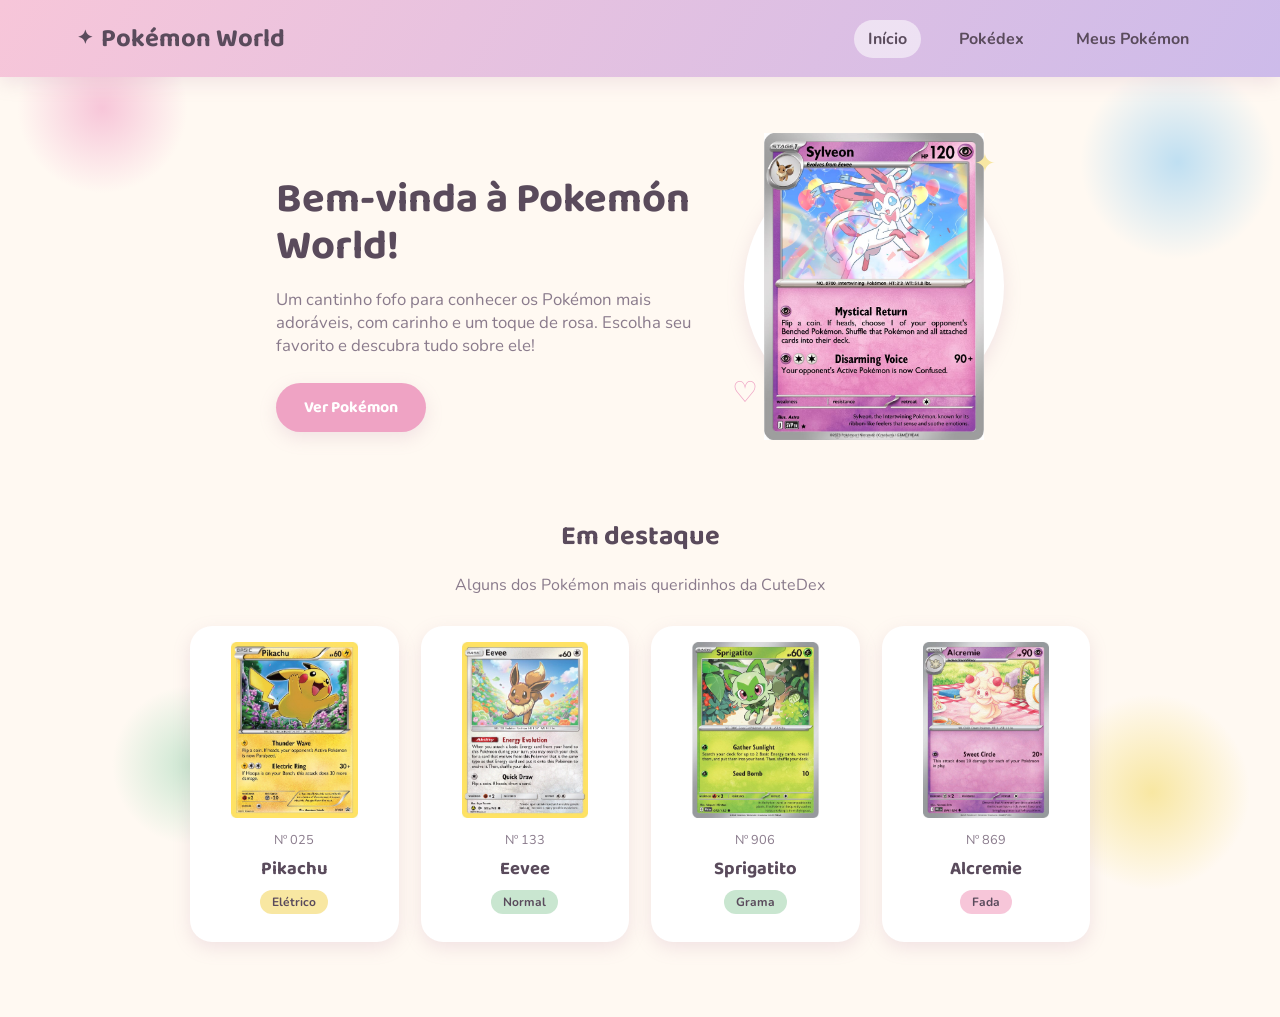
<file: index.html>
<!DOCTYPE html>
<html lang="pt-BR">
<head>
    <meta charset="UTF-8">
    <meta http-equiv="refresh" content="0; url=./pokemon-world/pokemon-world/index.html">
    <title>Pokémon World</title>
</head>
<body>
    <p>Abrindo o Pokémon World...</p>
    <a href="./pokemon-world/pokemon-world/index.html">Clique aqui se o site não abrir automaticamente.</a>
</body>
</html>
</file>
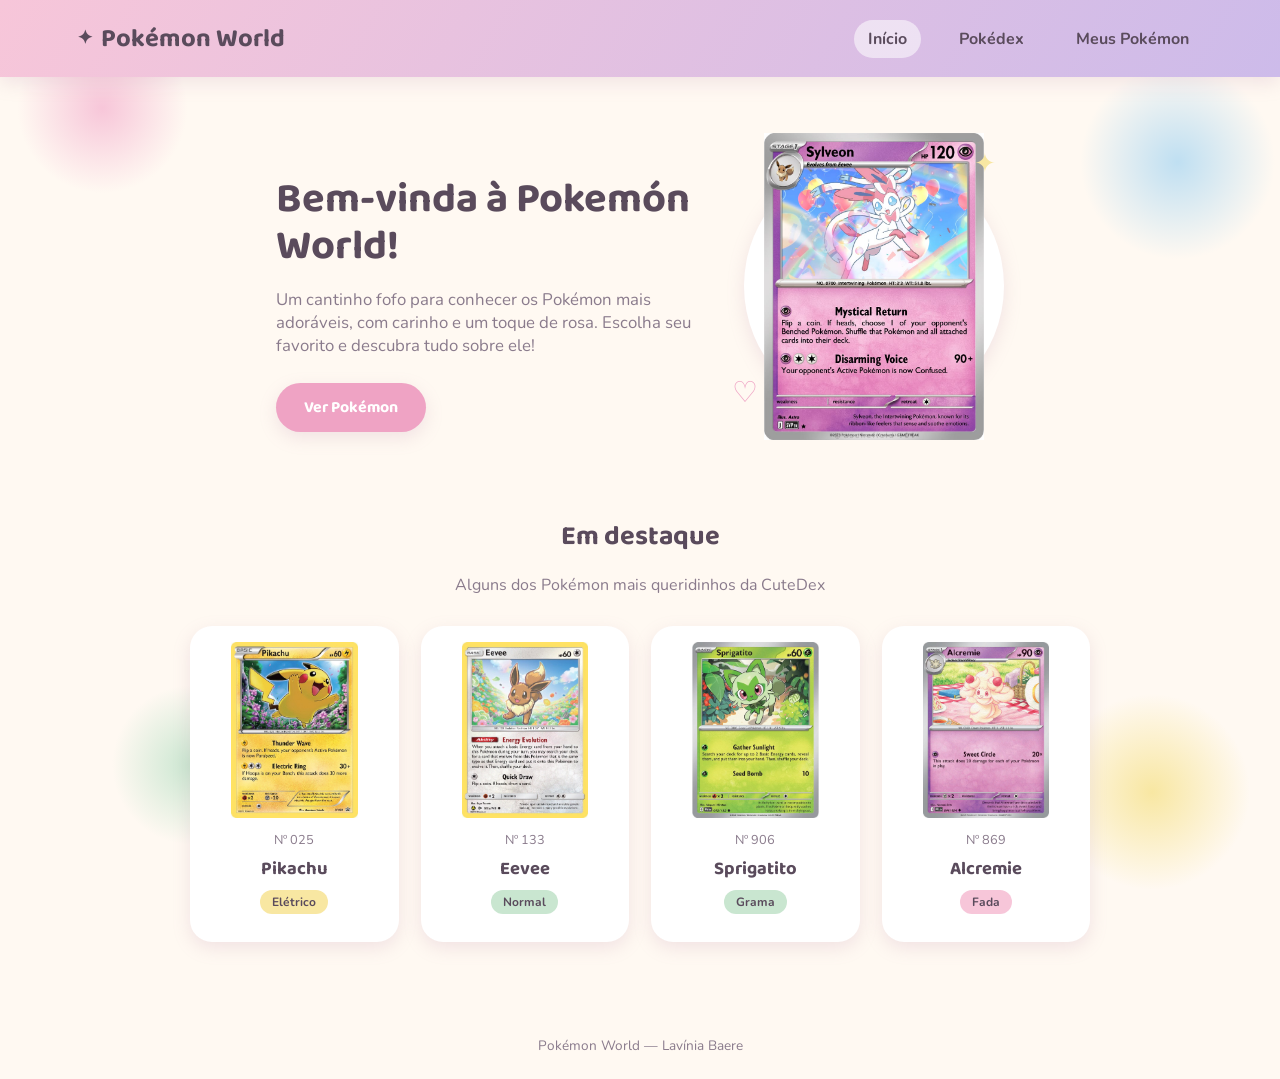
<file: pokemon-world/pokemon-world/index.html>
<!DOCTYPE html>
<html lang="pt-br">
<head>
  <meta charset="UTF-8">
  <meta name="viewport" content="width=device-width, initial-scale=1.0">
  <title>Pokémon World</title>
  <link rel="preconnect" href="https://fonts.googleapis.com">
  <link href="https://fonts.googleapis.com/css2?family=Baloo+2:wght@600;700&family=Nunito:wght@400;700&display=swap" rel="stylesheet">
  <link rel="stylesheet" href="css/style.css">
</head>
<body>

  <header class="topo">
    <div class="logo"><span class="estrela">✦</span> Pokémon World</div>
    <nav>
      <ul class="menu">
        <li><a href="index.html" aria-current="page">Início</a></li>
        <li><a href="pokedex.html">Pokédex</a></li>
        <li><a href="mypokemon.php">Meus Pokémon</a></li>
      </ul>
    </nav>
  </header>

  <section class="hero">
    <div class="hero-texto">
      <h1>Bem-vinda à Pokemón World! </h1>
      <p>Um cantinho fofo para conhecer os Pokémon mais adoráveis, com carinho e um toque de rosa. Escolha seu favorito e descubra tudo sobre ele!</p>
      <a href="pokedex.html" class="botao">Ver Pokémon</a>
    </div>
    <div class="hero-imagem">
      <img src="img/sylveon.jpg" alt="Sylveon, Pokémon do tipo Fada">
    </div>
  </section>

  <section class="destaques">
    <h2>Em destaque</h2>
    <p class="subtitulo">Alguns dos Pokémon mais queridinhos da CuteDex</p>

    <div class="grade-destaques">

      <div class="card-pokemon">
        <img src="img/pikachu.jpg" alt="Pikachu">
        <span class="numero">Nº 025</span>
        <h3>Pikachu</h3>
        <span class="selo-tipo eletrico">Elétrico</span>
      </div>

      <div class="card-pokemon">
        <img src="img/eevee.jpg" alt="Eevee">
        <span class="numero">Nº 133</span>
        <h3>Eevee</h3>
        <span class="selo-tipo normal">Normal</span>
      </div>

      <div class="card-pokemon">
        <img src="img/sprigatito.jpg" alt="Sprigatito">
        <span class="numero">Nº 906</span>
        <h3>Sprigatito</h3>
        <span class="selo-tipo grama">Grama</span>
      </div>

      <div class="card-pokemon">
        <img src="img/alcremie.jpg" alt="Alcremie">
        <span class="numero">Nº 869</span>
        <h3>Alcremie</h3>
        <span class="selo-tipo fada">Fada</span>
      </div>

    </div>
  </section>

  <footer>
    Pokémon World — Lavínia Baere
  </footer>

</body>
</html>
</file>
<file: pokemon-world/pokemon-world/css/style.css>
:root {
  --rosa: #F7C6D9;
  --rosa-escuro: #EFA3C4;
  --lavanda: #CDBBEA;
  --amarelo: #F8E7A2;
  --azul-bebe: #BFDFF2;
  --verde-menta: #C9E6D0;
  --creme: #FFF9F2;
  --texto: #5A4B5C;
  --texto-claro: #8A7B8C;
  --branco: #FFFFFF;

  --sombra: 0 6px 18px rgba(180, 130, 160, 0.18);
  --raio: 22px;
}

* {
  box-sizing: border-box;
}

body {
  margin: 0;
  font-family: 'Nunito', sans-serif;
  background-color: var(--creme);
  color: var(--texto);
  background-image:
    radial-gradient(circle at 8% 12%, var(--rosa) 0, transparent 6%),
    radial-gradient(circle at 92% 18%, var(--azul-bebe) 0, transparent 7%),
    radial-gradient(circle at 15% 85%, var(--verde-menta) 0, transparent 6%),
    radial-gradient(circle at 90% 88%, var(--amarelo) 0, transparent 7%);
  background-attachment: fixed;
}

h1, h2, h3, .logo {
  font-family: 'Baloo 2', cursive;
  color: var(--texto);
}

a {
  text-decoration: none;
  color: inherit;
}

img {
  max-width: 100%;
  display: block;
}

/* ---------- Cabeçalho / navegação ---------- */

.topo {
  display: flex;
  align-items: center;
  justify-content: space-between;
  padding: 18px 6vw;
  background: linear-gradient(120deg, var(--rosa) 0%, var(--lavanda) 100%);
  box-shadow: var(--sombra);
}

.logo {
  font-size: 1.6rem;
  font-weight: 700;
  display: flex;
  align-items: center;
  gap: 8px;
}

.logo .estrela {
  font-size: 1.2rem;
}

.menu {
  display: flex;
  gap: 24px;
  list-style: none;
  margin: 0;
  padding: 0;
  font-weight: 700;
}

.menu li a {
  padding: 8px 14px;
  border-radius: 999px;
  transition: background 0.2s ease;
}

.menu li a:hover,
.menu li a[aria-current="page"] {
  background: rgba(255, 255, 255, 0.55);
}

/* ---------- Botões ---------- */

.botao {
  display: inline-block;
  background: var(--rosa-escuro);
  color: var(--branco);
  font-family: 'Baloo 2', cursive;
  font-weight: 700;
  padding: 12px 28px;
  border: none;
  border-radius: 999px;
  cursor: pointer;
  box-shadow: var(--sombra);
  transition: transform 0.15s ease;
}

.botao:hover {
  transform: translateY(-2px) scale(1.03);
}

.botao.secundario {
  background: var(--lavanda);
  color: var(--texto);
}

/* ---------- Home ---------- */

.hero {
  display: flex;
  align-items: center;
  justify-content: center;
  gap: 48px;
  padding: 64px 8vw 40px;
  flex-wrap: wrap;
}

.hero-texto {
  max-width: 420px;
  text-align: left;
}

.hero-texto h1 {
  font-size: 2.6rem;
  line-height: 1.15;
  margin-bottom: 12px;
}

.hero-texto p {
  font-size: 1.05rem;
  color: var(--texto-claro);
  margin-bottom: 26px;
}

.hero-imagem {
  width: 260px;
  height: 260px;
  border-radius: 50%;
  background: var(--branco);
  box-shadow: var(--sombra);
  display: flex;
  align-items: center;
  justify-content: center;
  padding: 20px;
  position: relative;
}

.hero-imagem::before {
  content: "✦";
  position: absolute;
  top: -10px;
  right: 8px;
  font-size: 1.6rem;
  color: var(--amarelo);
}

.hero-imagem::after {
  content: "♡";
  position: absolute;
  bottom: 4px;
  left: -12px;
  font-size: 1.8rem;
  color: var(--rosa-escuro);
}

.destaques {
  padding: 20px 8vw 70px;
  text-align: center;
}

.destaques h2 {
  font-size: 1.7rem;
  margin-bottom: 6px;
}

.destaques .subtitulo {
  color: var(--texto-claro);
  margin-bottom: 30px;
}

.grade-destaques {
  display: grid;
  grid-template-columns: repeat(auto-fit, minmax(150px, 1fr));
  gap: 22px;
  max-width: 900px;
  margin: 0 auto;
}

/* ---------- Cards de Pokémon (Pokédex e destaques) ---------- */

.card-pokemon {
  background: var(--branco);
  border-radius: var(--raio);
  box-shadow: var(--sombra);
  padding: 16px;
  text-align: center;
  transition: transform 0.15s ease;
}

.card-pokemon:hover {
  transform: translateY(-4px);
}

.card-pokemon img {
  width: 100%;
  aspect-ratio: 1 / 1;
  object-fit: contain;
  margin-bottom: 10px;
}

.card-pokemon .numero {
  font-size: 0.8rem;
  color: var(--texto-claro);
}

.card-pokemon h3 {
  margin: 4px 0 6px;
  font-size: 1.15rem;
}

.selo-tipo {
  display: inline-block;
  font-size: 0.75rem;
  font-weight: 700;
  padding: 4px 12px;
  border-radius: 999px;
  background: var(--azul-bebe);
  color: var(--texto);
  margin-bottom: 12px;
}

/* cores diferentes por tipo, pra ficar mais divertido */
.selo-tipo.eletrico   { background: var(--amarelo); }
.selo-tipo.fada        { background: var(--rosa); }
.selo-tipo.normal      { background: var(--verde-menta); }
.selo-tipo.inseto      { background: var(--lavanda); }
.selo-tipo.grama       { background: var(--verde-menta); }

.card-pokemon .botao {
  padding: 8px 20px;
  font-size: 0.9rem;
}

/* ---------- Página Pokédex ---------- */

.cabecalho-pagina {
  text-align: center;
  padding: 46px 8vw 10px;
}

.cabecalho-pagina h1 {
  font-size: 2.1rem;
  margin-bottom: 6px;
}

.cabecalho-pagina p {
  color: var(--texto-claro);
}

.filtros {
  display: flex;
  justify-content: center;
  gap: 14px;
  flex-wrap: wrap;
  padding: 24px 8vw;
}

.filtros input,
.filtros select {
  font-family: 'Nunito', sans-serif;
  font-size: 1rem;
  padding: 10px 18px;
  border-radius: 999px;
  border: 2px solid var(--lavanda);
  background: var(--branco);
  color: var(--texto);
}

.filtros input:focus,
.filtros select:focus {
  outline: 3px solid var(--rosa-escuro);
  outline-offset: 1px;
}

.grade-pokedex {
  display: grid;
  grid-template-columns: repeat(auto-fit, minmax(170px, 1fr));
  gap: 22px;
  padding: 10px 8vw 70px;
}

.sem-resultado {
  text-align: center;
  color: var(--texto-claro);
  padding: 40px 20px;
  font-size: 1.05rem;
  grid-column: 1 / -1;
}

/* ---------- Página Detalhes ---------- */

.detalhes-container {
  max-width: 760px;
  margin: 50px auto 80px;
  padding: 0 6vw;
}

.detalhes-cartao {
  background: var(--branco);
  border-radius: var(--raio);
  box-shadow: var(--sombra);
  padding: 40px;
  display: flex;
  gap: 36px;
  flex-wrap: wrap;
  align-items: center;
}

.detalhes-imagem {
  flex: 0 0 220px;
  background: var(--creme);
  border-radius: var(--raio);
  padding: 20px;
}

.detalhes-info {
  flex: 1 1 260px;
}

.detalhes-info .numero {
  color: var(--texto-claro);
  font-weight: 700;
}

.detalhes-info h1 {
  margin: 2px 0 10px;
  font-size: 2rem;
}

.detalhes-info p.descricao {
  margin: 16px 0 22px;
  line-height: 1.6;
}

.lista-atributos {
  display: flex;
  gap: 30px;
  margin-bottom: 24px;
}

.lista-atributos div {
  background: var(--creme);
  border-radius: 14px;
  padding: 10px 18px;
  text-align: center;
}

.lista-atributos span {
  display: block;
  font-size: 0.78rem;
  color: var(--texto-claro);
}

.link-voltar {
  display: inline-block;
  margin: 20px 6vw 0;
  font-weight: 700;
  color: var(--rosa-escuro);
}

/* ---------- Página Meus Pokémon (PHP) ---------- */

.painel {
  max-width: 900px;
  margin: 40px auto 80px;
  padding: 0 6vw;
}

.painel h1 {
  text-align: center;
  margin-bottom: 30px;
}

.formulario {
  background: var(--branco);
  border-radius: var(--raio);
  box-shadow: var(--sombra);
  padding: 28px 32px;
  margin-bottom: 36px;
  display: grid;
  grid-template-columns: 1fr 1fr;
  gap: 16px;
}

.formulario .campo-largo {
  grid-column: 1 / -1;
}

.formulario label {
  font-weight: 700;
  font-size: 0.9rem;
  display: block;
  margin-bottom: 4px;
}

.formulario input,
.formulario textarea {
  width: 100%;
  font-family: 'Nunito', sans-serif;
  padding: 10px 14px;
  border-radius: 12px;
  border: 2px solid var(--lavanda);
  font-size: 0.95rem;
}

.formulario .acoes-formulario {
  grid-column: 1 / -1;
  display: flex;
  gap: 12px;
  margin-top: 6px;
}

.mensagem {
  max-width: 900px;
  margin: 20px auto 0;
  padding: 12px 20px;
  border-radius: 14px;
  background: var(--verde-menta);
  text-align: center;
  font-weight: 700;
}

.tabela-pokemons {
  width: 100%;
  border-collapse: collapse;
  background: var(--branco);
  border-radius: var(--raio);
  overflow: hidden;
  box-shadow: var(--sombra);
}

.tabela-pokemons th,
.tabela-pokemons td {
  padding: 12px 16px;
  text-align: left;
  border-bottom: 1px solid var(--creme);
  font-size: 0.92rem;
}

.tabela-pokemons th {
  background: var(--lavanda);
  color: var(--texto);
}

.tabela-pokemons tr:last-child td {
  border-bottom: none;
}

.acoes-tabela a {
  font-weight: 700;
  margin-right: 12px;
}

.acoes-tabela a.excluir {
  color: #C0577A;
}

.acoes-tabela a.editar {
  color: var(--rosa-escuro);
}

/* ---------- Rodapé ---------- */

footer {
  text-align: center;
  padding: 24px;
  color: var(--texto-claro);
  font-size: 0.85rem;
}

/* ---------- Responsivo ---------- */

@media (max-width: 640px) {
  .topo {
    flex-direction: column;
    gap: 12px;
  }

  .menu {
    gap: 12px;
    flex-wrap: wrap;
    justify-content: center;
  }

  .hero {
    flex-direction: column-reverse;
    text-align: center;
    padding-top: 40px;
  }

  .hero-texto {
    text-align: center;
  }

  .formulario {
    grid-template-columns: 1fr;
  }

  .detalhes-cartao {
    flex-direction: column;
    text-align: center;
  }

  .lista-atributos {
    justify-content: center;
  }
}
</file>
